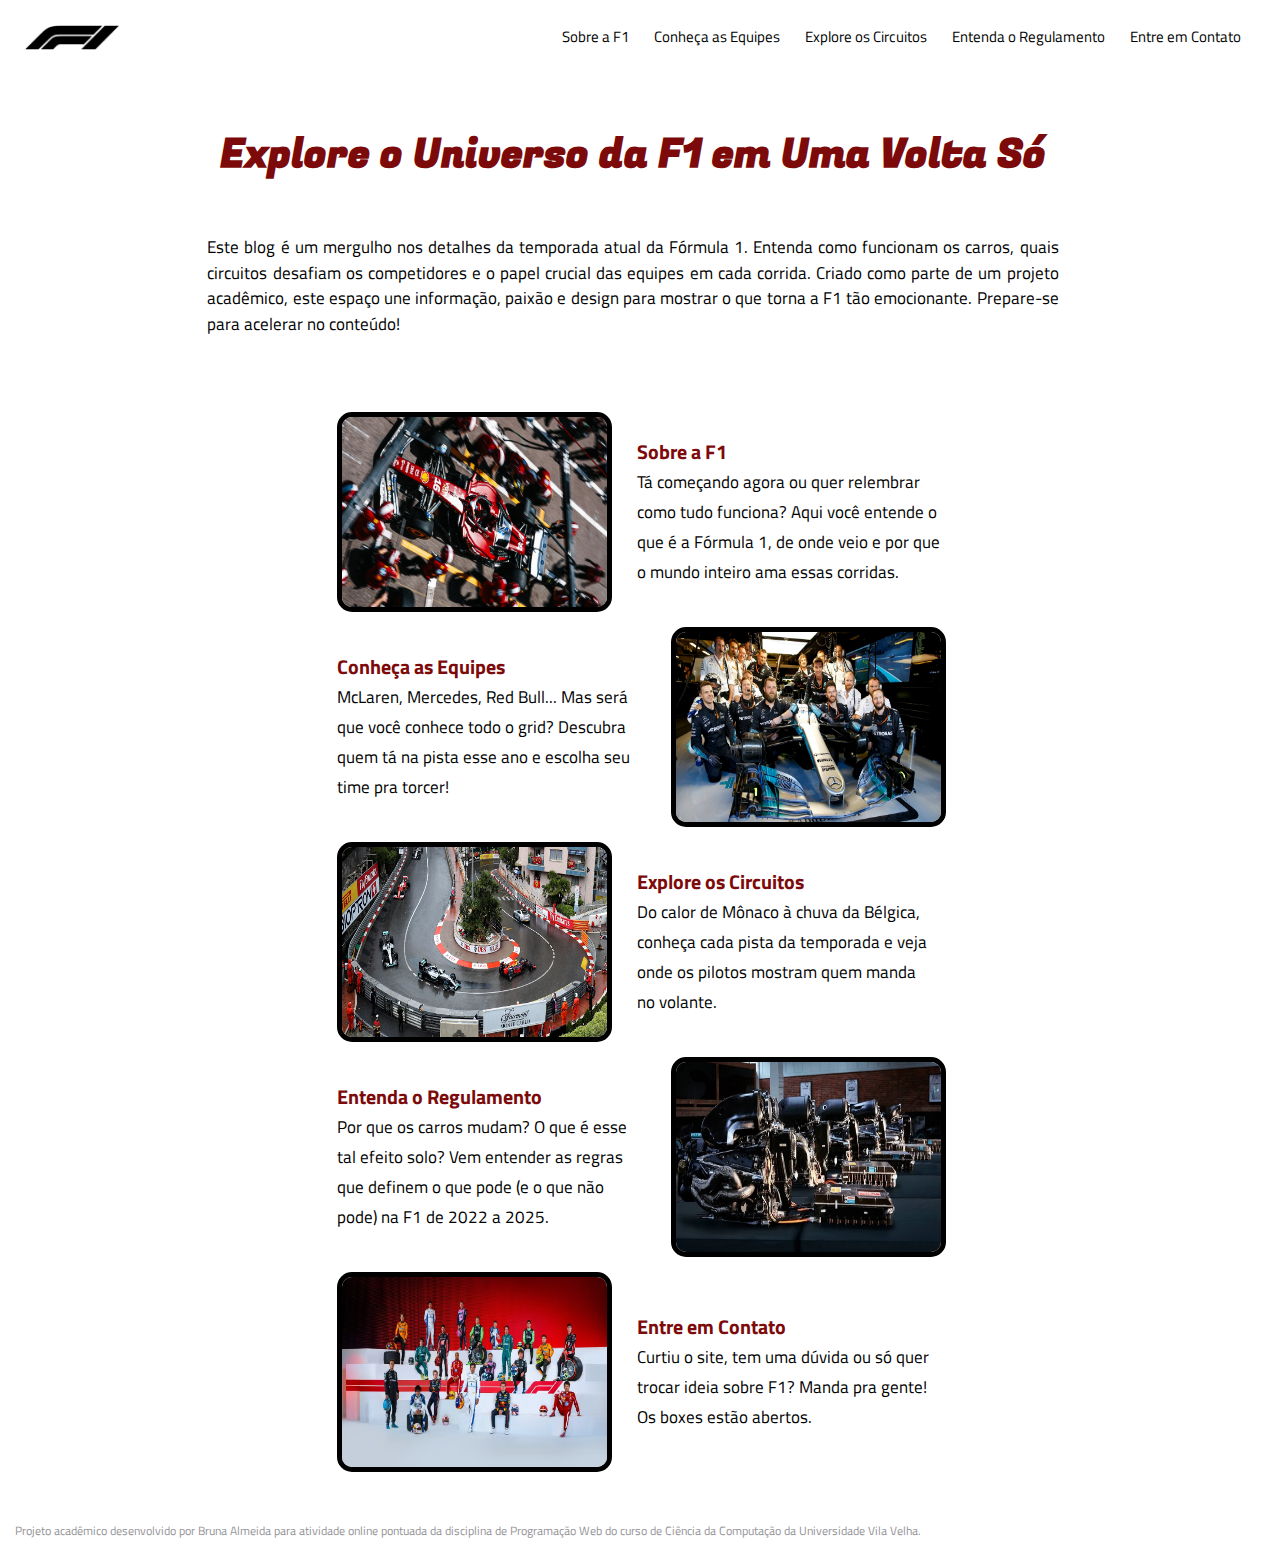
<file: index.html>
<!DOCTYPE html>
<html lang="pt-br">
<head>
    <meta charset="UTF-8">
    <meta name="viewport" content="width=device-width, initial-scale=1.0">
    <title>AOP2 - Programação Web</title>
    <link rel="stylesheet" href="./assets/estilos/reset.css">
    <link rel="stylesheet" href="./assets/estilos/style.css">
</head>
<body>
    <header class="cabecalho">
        <a href="./index.html">
            <img src="./assets/imagens/logo.png" class="logo" alt="logo formula 1">
        </a>
        <ul class="navbar">
            <li>
                <a href="./sobre.html" class="link">Sobre a F1</a>
            </li>
            <li>
                <a href="./equipes.html" class="link">Conheça as Equipes</a>
            </li>
            <li>
                <a href="./circuitos.html" class="link">Explore os Circuitos</a>
            </li>
            <li>
                <a href="./regulamento.html" class="link">Entenda o Regulamento</a>
            </li>
            <li>
                <a href="./contato.html" class="link">Entre em Contato</a>
            </li>
        </ul>
    </header>
    <main class="container-home">
        <section class="info-home">
            <h1>Explore o Universo da F1 em Uma Volta Só</h1>
            <p>Este blog é um mergulho nos detalhes da temporada atual da Fórmula 1. Entenda como funcionam os carros, quais circuitos desafiam os competidores e o papel crucial das equipes em cada corrida. Criado como parte de um projeto acadêmico, este espaço une informação, paixão e design para mostrar o que torna a F1 tão emocionante. Prepare-se para acelerar no conteúdo!</p>
        </section>
        <section class="itens-home">
            <ul>
                <li>
                    <a href="./sobre.html"><img src="./assets/imagens/f1.png" alt="carro da ferrari parando nos box"></a>
                    <div>
                        <h3>Sobre a F1</h3>
                        <p>Tá começando agora ou quer relembrar como tudo funciona? Aqui você entende o que é a Fórmula 1, de onde veio e por que o mundo inteiro ama essas corridas.</p>
                    </div>
                </li>
                <li>
                    <div>
                        <h3>Conheça as Equipes</h3>
                        <p>McLaren, Mercedes, Red Bull... Mas será que você conhece todo o grid? Descubra quem tá na pista esse ano e escolha seu time pra torcer!</p>
                    </div>
                    <a href="./equipes.html"><img src="./assets/imagens/equipe.jpg" alt="equipe da mercedes"></a>
                </li>
                <li>
                    <a href="./circuitos.html"><img src="./assets/imagens/circuito.png" alt="circuito de monaco"></a>
                    <div>
                        <h3>Explore os Circuitos</h3>
                        <p>Do calor de Mônaco à chuva da Bélgica, conheça cada pista da temporada e veja onde os pilotos mostram quem manda no volante.</p>
                    </div>
                </li>
                <li>
                    <div>
                        <h3>Entenda o Regulamento</h3>
                        <p>Por que os carros mudam? O que é esse tal efeito solo? Vem entender as regras que definem o que pode (e o que não pode) na F1 de 2022 a 2025.</p>
                    </div>
                    <a href="./regulamento.html"><img src="./assets/imagens/regulamento.png" alt=""></a>
                    
                </li>
                <li>
                    <a href="./contato.html"><img src="./assets/imagens/contato.avif" alt=""></a>
                    <div>
                        <h3>Entre em Contato</h3>
                        <p>Curtiu o site, tem uma dúvida ou só quer trocar ideia sobre F1? Manda pra gente! Os boxes estão abertos.</p>
                    </div>
                </li>
            </ul>
        </section>
    </main>
    <footer class="rodape">
        <p>Projeto acadêmico desenvolvido por Bruna Almeida para atividade online pontuada da disciplina de Programação Web do curso de Ciência da Computação da Universidade Vila Velha.</p>
    </footer>
</body>
</html>
</file>
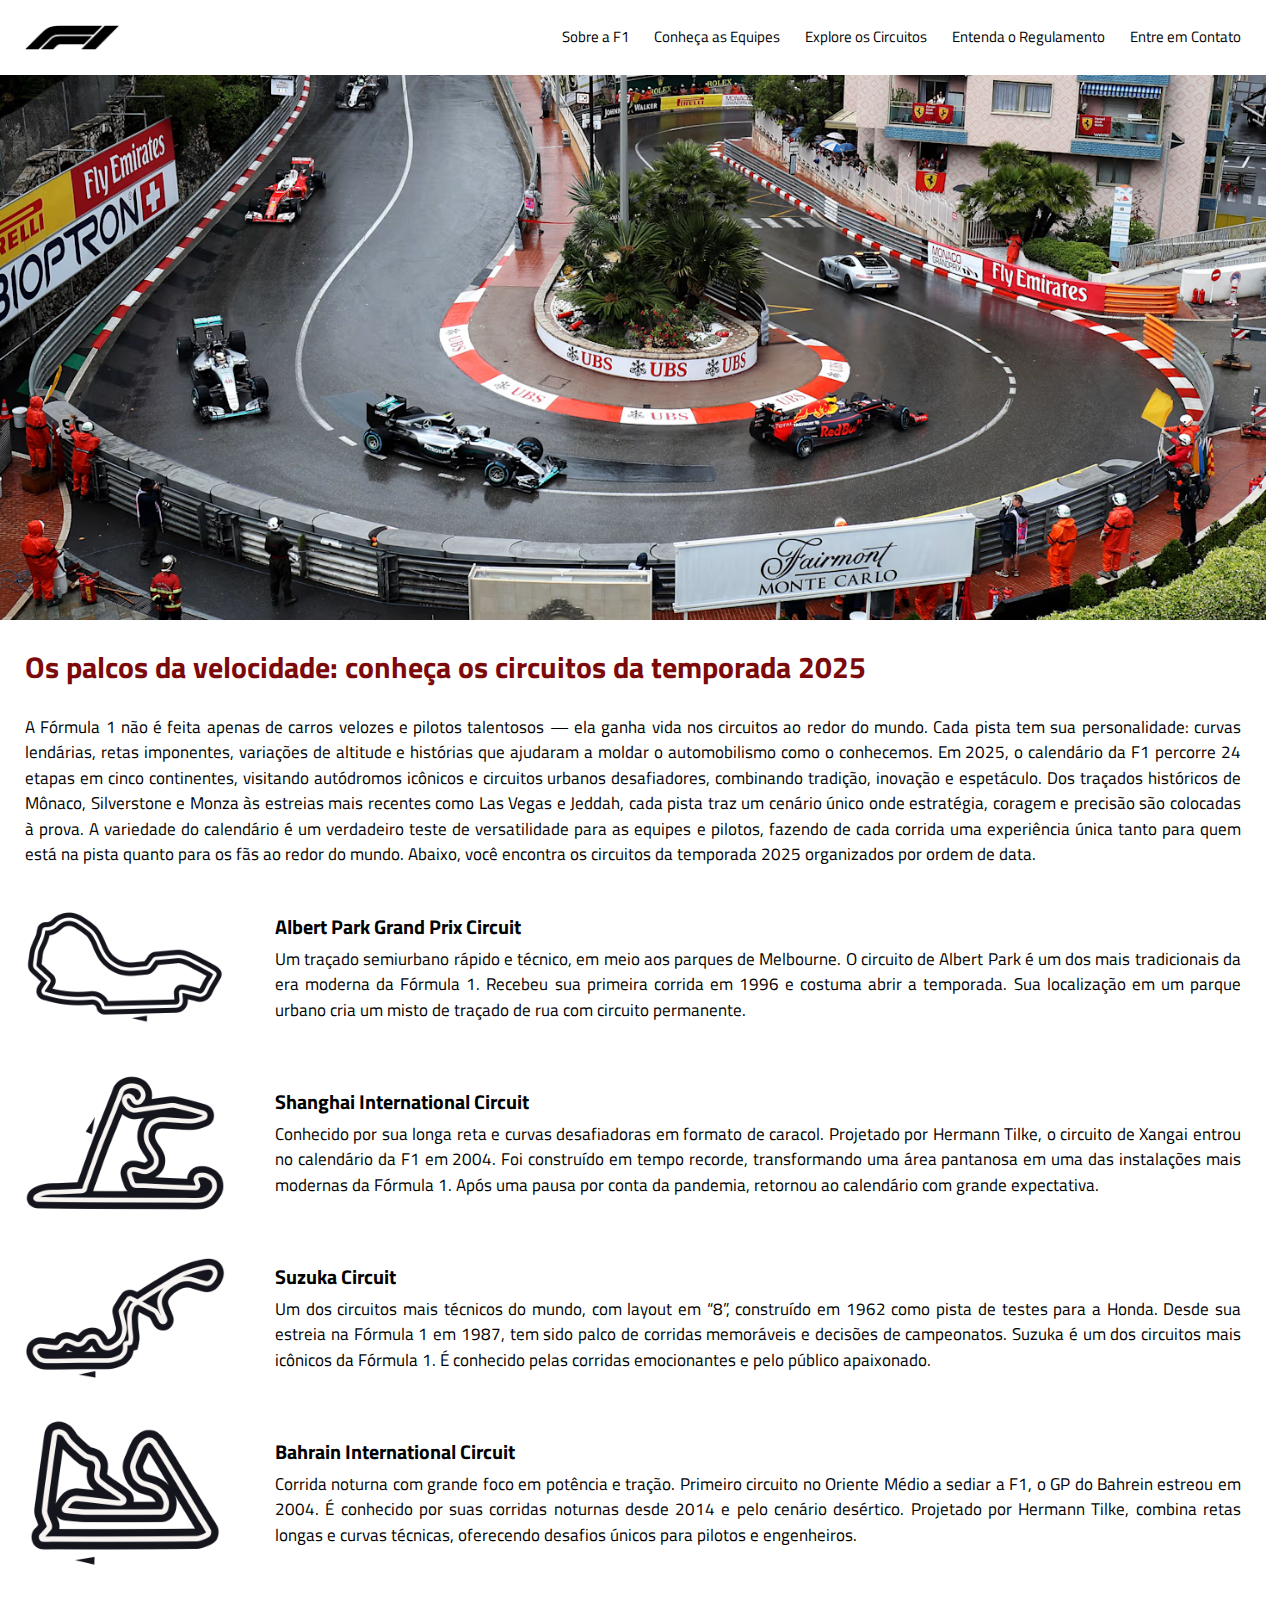
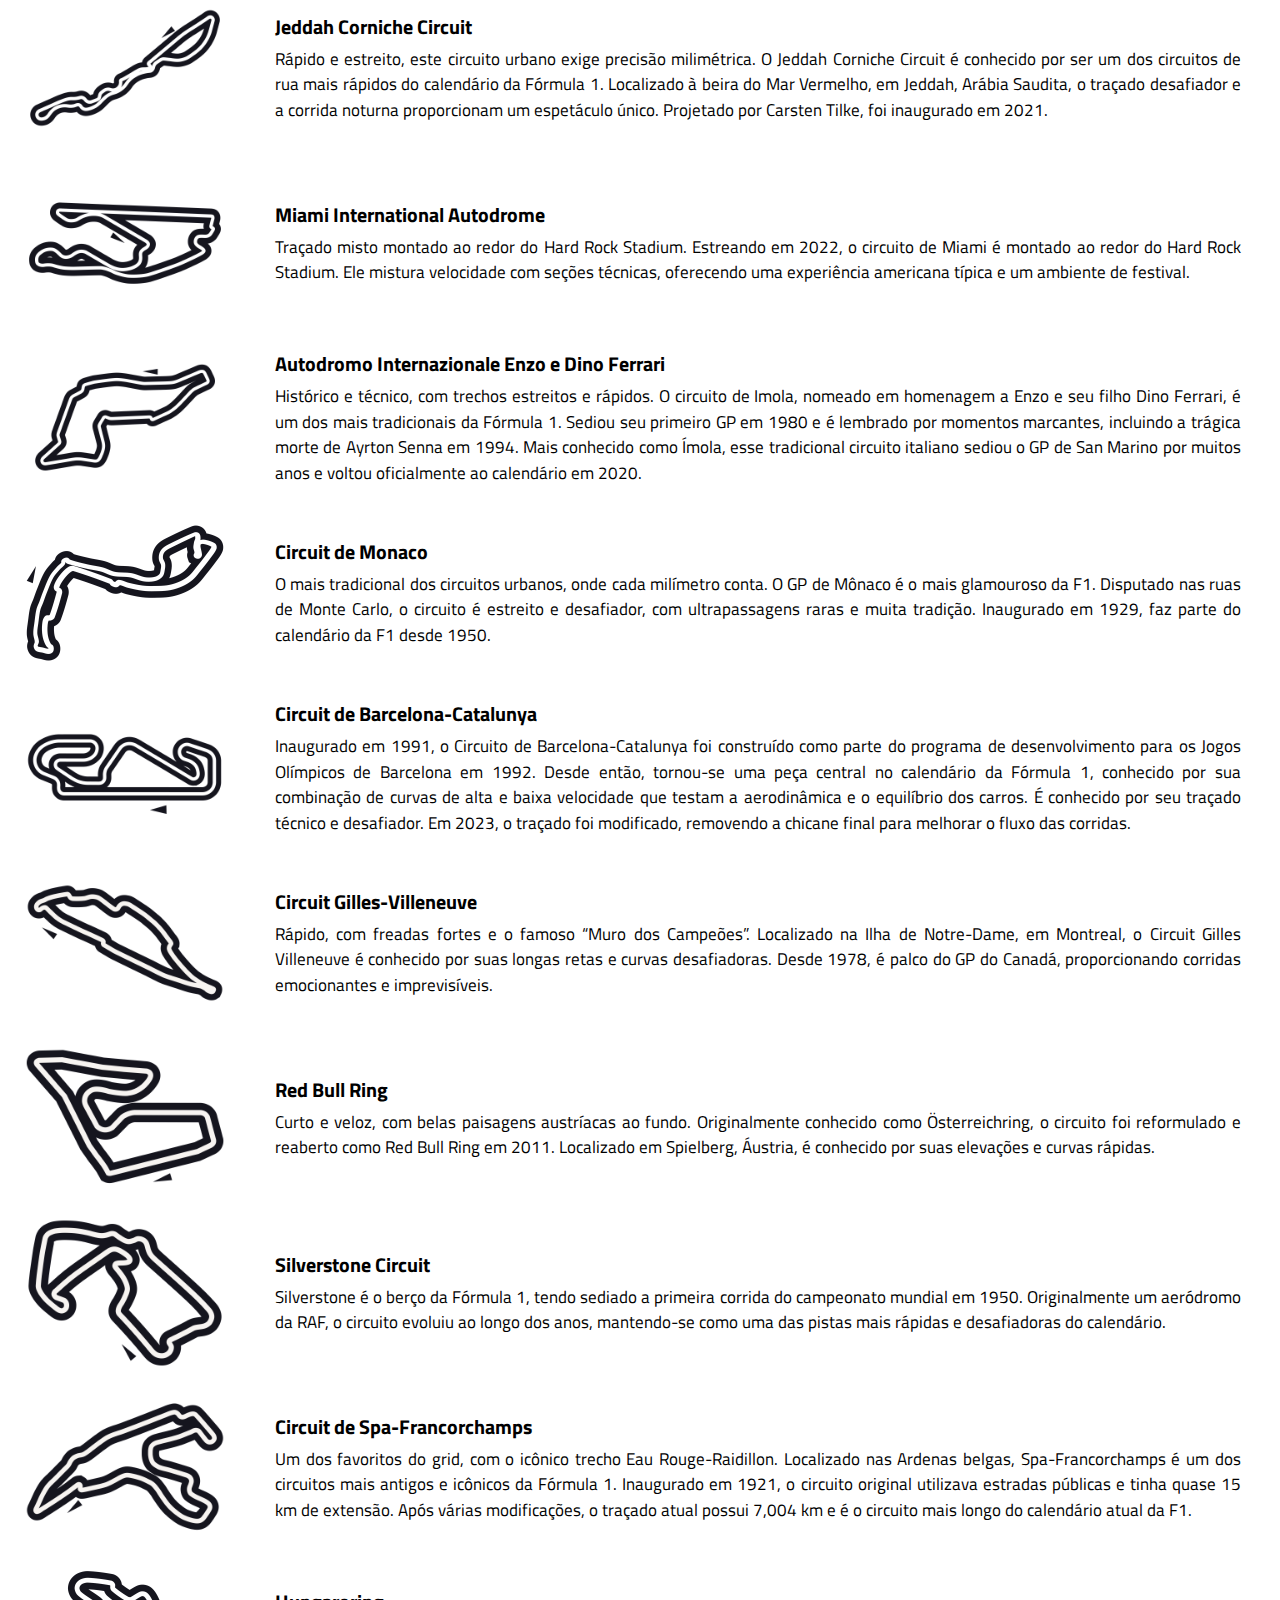
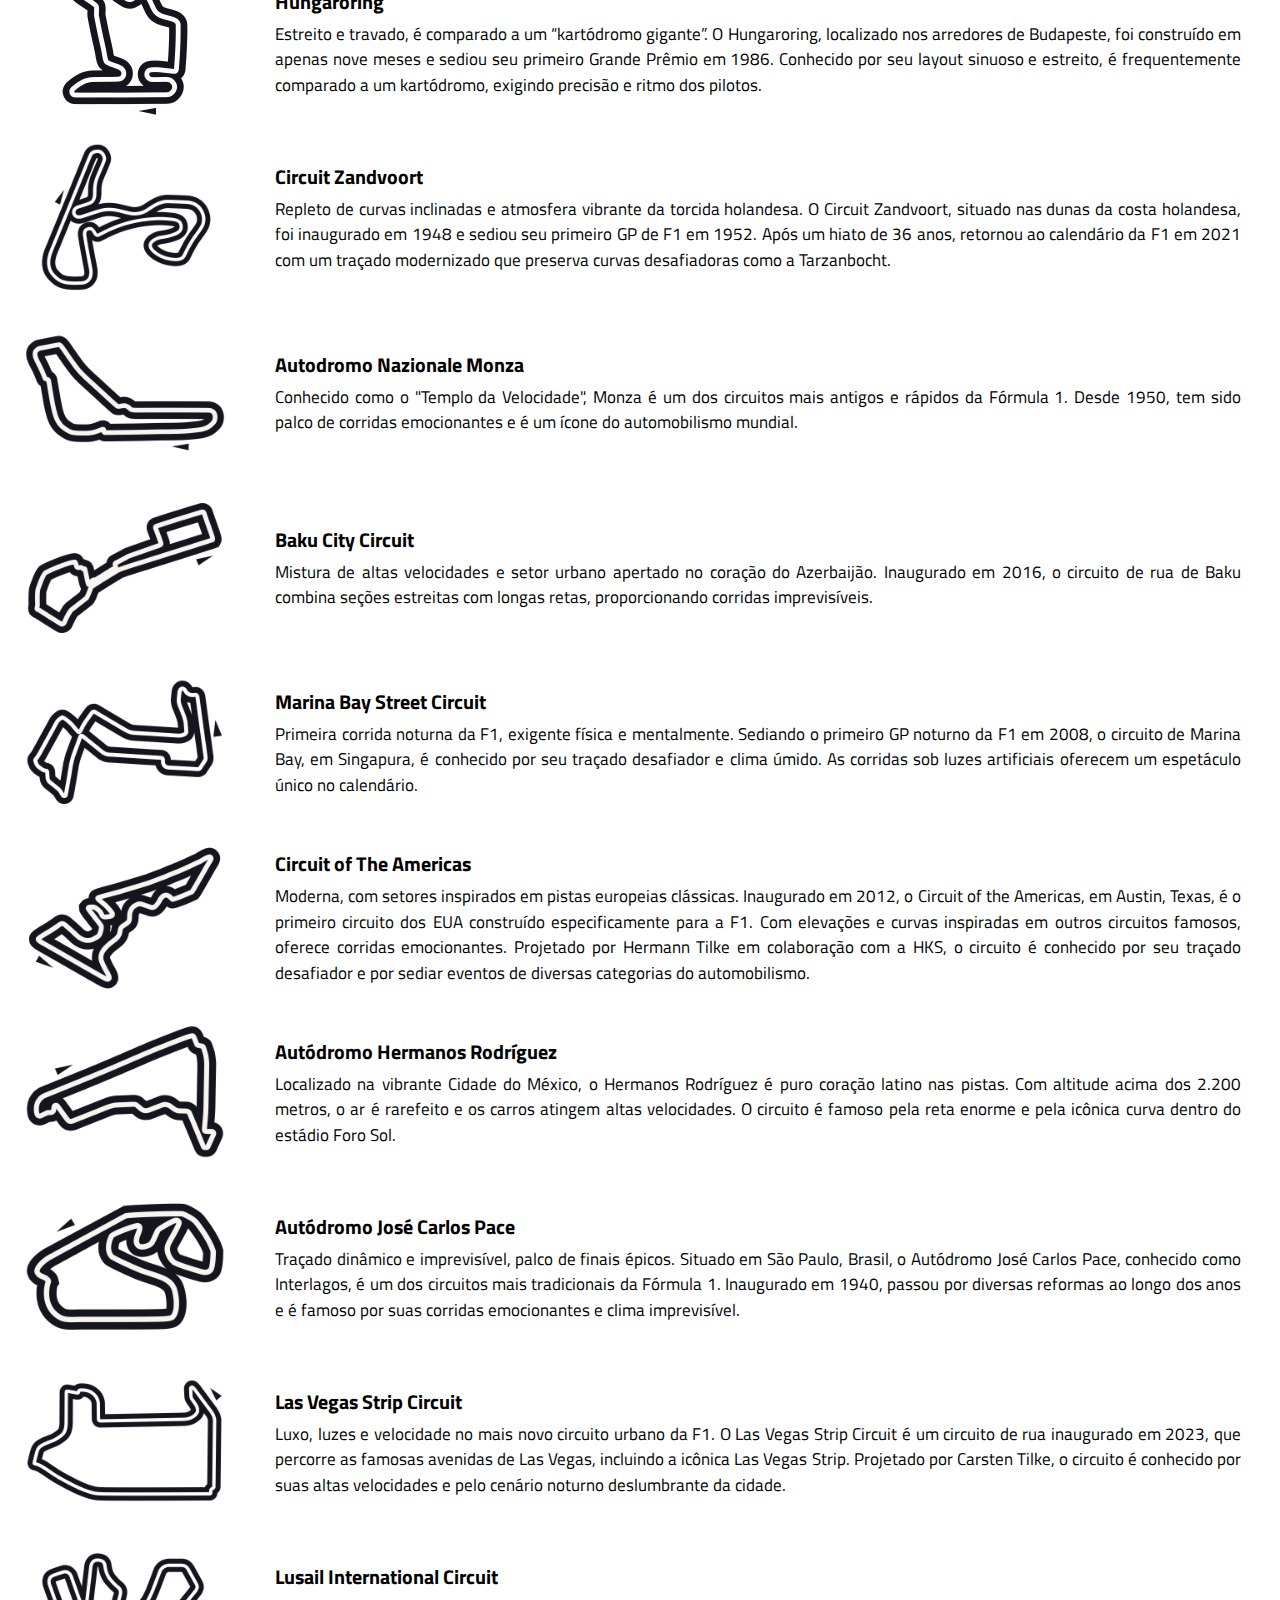
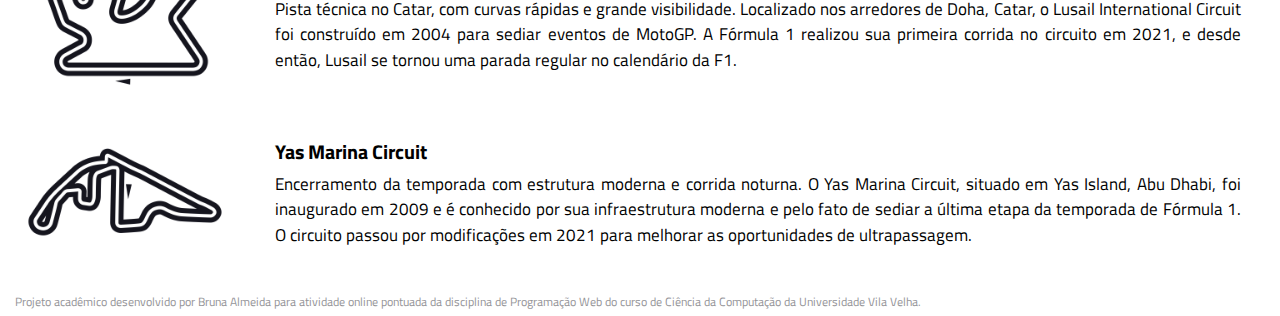
<file: circuitos.html>
<!DOCTYPE html>
<html lang="pt-br">
<head>
    <meta charset="UTF-8">
    <meta name="viewport" content="width=device-width, initial-scale=1.0">
    <title>AOP2 - Programação Web</title>
    <link rel="stylesheet" href="./assets/estilos/reset.css">
    <link rel="stylesheet" href="./assets/estilos/style.css">
</head>
<body>
    <header class="cabecalho">
        <a href="./index.html">
            <img src="./assets/imagens/logo.png" class="logo" alt="logo formula 1">
        </a>
        <ul class="navbar">
            <li>
                <a href="./sobre.html" class="link">Sobre a F1</a>
            </li>
            <li>
                <a href="./equipes.html" class="link">Conheça as Equipes</a>
            </li>
            <li>
                <a href="./circuitos.html" class="link">Explore os Circuitos</a>
            </li>
            <li>
                <a href="./regulamento.html" class="link">Entenda o Regulamento</a>
            </li>
            <li>
                <a href="./contato.html" class="link">Entre em Contato</a>
            </li>
        </ul>
    </header>
    <main class="container-circuitos">
        <img src="./assets/imagens/circuito.png" alt="circuito de monaco">
        <section class="info-circuitos">
            <h2>Os palcos da velocidade: conheça os circuitos da temporada 2025</h2>
            <p>A Fórmula 1 não é feita apenas de carros velozes e pilotos talentosos — ela ganha vida nos circuitos ao redor do mundo. Cada pista tem sua personalidade: curvas lendárias, retas imponentes, variações de altitude e histórias que ajudaram a moldar o automobilismo como o conhecemos. Em 2025, o calendário da F1 percorre 24 etapas em cinco continentes, visitando autódromos icônicos e circuitos urbanos desafiadores, combinando tradição, inovação e espetáculo. Dos traçados históricos de Mônaco, Silverstone e Monza às estreias mais recentes como Las Vegas e Jeddah, cada pista traz um cenário único onde estratégia, coragem e precisão são colocadas à prova. A variedade do calendário é um verdadeiro teste de versatilidade para as equipes e pilotos, fazendo de cada corrida uma experiência única tanto para quem está na pista quanto para os fãs ao redor do mundo. Abaixo, você encontra os circuitos da temporada 2025 organizados por ordem de data.</p>
            <ul>
                <li>
                    <img src="./assets/imagens/australia.png" alt="circuito da australia">
                    <div>
                        <h3>Albert Park Grand Prix Circuit</h3>
                        <p>Um traçado semiurbano rápido e técnico, em meio aos parques de Melbourne. O circuito de Albert Park é um dos mais tradicionais da era moderna da Fórmula 1. Recebeu sua primeira corrida em 1996 e costuma abrir a temporada. Sua localização em um parque urbano cria um misto de traçado de rua com circuito permanente.</p>
                    </div>
                </li>
                <li>
                    <img src="./assets/imagens/china.png" alt="circuito da china">
                    <div>
                        <h3>Shanghai International Circuit</h3>
                        <p>Conhecido por sua longa reta e curvas desafiadoras em formato de caracol. Projetado por Hermann Tilke, o circuito de Xangai entrou no calendário da F1 em 2004. Foi construído em tempo recorde, transformando uma área pantanosa em uma das instalações mais modernas da Fórmula 1. Após uma pausa por conta da pandemia, retornou ao calendário com grande expectativa.</p>
                    </div>
                </li>
                <li>
                    <img src="./assets/imagens/japao.png" alt="circuito do japao">
                    <div>
                        <h3>Suzuka Circuit</h3>
                        <p>Um dos circuitos mais técnicos do mundo, com layout em “8”, construído em 1962 como pista de testes para a Honda. Desde sua estreia na Fórmula 1 em 1987, tem sido palco de corridas memoráveis e decisões de campeonatos. Suzuka é um dos circuitos mais icônicos da Fórmula 1. É conhecido pelas corridas emocionantes e pelo público apaixonado.</p>
                    </div>
                </li>
                <li>
                    <img src="./assets/imagens/bahrein.png" alt="circuito do bahrein">
                    <div>
                        <h3>Bahrain International Circuit</h3>
                        <p>Corrida noturna com grande foco em potência e tração. Primeiro circuito no Oriente Médio a sediar a F1, o GP do Bahrein estreou em 2004. É conhecido por suas corridas noturnas desde 2014 e pelo cenário desértico. Projetado por Hermann Tilke, combina retas longas e curvas técnicas, oferecendo desafios únicos para pilotos e engenheiros.</p>
                    </div>
                </li>
                <li>
                    <img src="./assets/imagens/jeddah.png" alt="circuito de jeddah">
                    <div>
                        <h3>Jeddah Corniche Circuit</h3>
                        <p>Rápido e estreito, este circuito urbano exige precisão milimétrica. O Jeddah Corniche Circuit é conhecido por ser um dos circuitos de rua mais rápidos do calendário da Fórmula 1. Localizado à beira do Mar Vermelho, em Jeddah, Arábia Saudita, o traçado desafiador e a corrida noturna proporcionam um espetáculo único. Projetado por Carsten Tilke, foi inaugurado em 2021.</p>
                    </div>
                </li>
                <li>
                    <img src="./assets/imagens/miami.png" alt="circuito de miami">
                    <div>
                        <h3>Miami International Autodrome</h3>
                        <p>Traçado misto montado ao redor do Hard Rock Stadium. Estreando em 2022, o circuito de Miami é montado ao redor do Hard Rock Stadium. Ele mistura velocidade com seções técnicas, oferecendo uma experiência americana típica e um ambiente de festival.</p>
                    </div>
                </li>
                <li>
                    <img src="./assets/imagens/imola.png" alt="circuito de imola">
                    <div>
                        <h3>Autodromo Internazionale Enzo e Dino Ferrari</h3>
                        <p>Histórico e técnico, com trechos estreitos e rápidos. O circuito de Imola, nomeado em homenagem a Enzo e seu filho Dino Ferrari, é um dos mais tradicionais da Fórmula 1. Sediou seu primeiro GP em 1980 e é lembrado por momentos marcantes, incluindo a trágica morte de Ayrton Senna em 1994. Mais conhecido como Ímola, esse tradicional circuito italiano sediou o GP de San Marino por muitos anos e voltou oficialmente ao calendário em 2020.</p>
                    </div>
                </li>
                <li> 
                    <img src="./assets/imagens/monaco.png" alt="circuito de monaco">
                    <div>
                        <h3>Circuit de Monaco</h3>
                        <p>O mais tradicional dos circuitos urbanos, onde cada milímetro conta. O GP de Mônaco é o mais glamouroso da F1. Disputado nas ruas de Monte Carlo, o circuito é estreito e desafiador, com ultrapassagens raras e muita tradição. Inaugurado em 1929, faz parte do calendário da F1 desde 1950. </p>
                    </div>
                </li>
                <li>
                    <img src="./assets/imagens/espanha.png" alt="circuito da espanha">
                    <div>
                        <h3>Circuit de Barcelona-Catalunya</h3>
                        <p>Inaugurado em 1991, o Circuito de Barcelona-Catalunya foi construído como parte do programa de desenvolvimento para os Jogos Olímpicos de Barcelona em 1992. Desde então, tornou-se uma peça central no calendário da Fórmula 1, conhecido por sua combinação de curvas de alta e baixa velocidade que testam a aerodinâmica e o equilíbrio dos carros. É conhecido por seu traçado técnico e desafiador. Em 2023, o traçado foi modificado, removendo a chicane final para melhorar o fluxo das corridas.</p>
                    </div>
                </li>
                <li>
                    <img src="./assets/imagens/canada.png" alt="circuito do canada">
                    <div>
                        <h3>Circuit Gilles-Villeneuve</h3>
                        <p>Rápido, com freadas fortes e o famoso “Muro dos Campeões”. Localizado na Ilha de Notre-Dame, em Montreal, o Circuit Gilles Villeneuve é conhecido por suas longas retas e curvas desafiadoras. Desde 1978, é palco do GP do Canadá, proporcionando corridas emocionantes e imprevisíveis.</p>
                    </div>
                </li>
                <li>
                    <img src="./assets/imagens/austria.png" alt="circuito da austria">
                    <div>
                        <h3>Red Bull Ring</h3>
                        <p>Curto e veloz, com belas paisagens austríacas ao fundo. Originalmente conhecido como Österreichring, o circuito foi reformulado e reaberto como Red Bull Ring em 2011. Localizado em Spielberg, Áustria, é conhecido por suas elevações e curvas rápidas.</p>
                    </div>
                </li>
                <li>
                    <img src="./assets/imagens/silverstone.png" alt="circuito de silverstone">
                    <div>
                        <h3>Silverstone Circuit</h3>
                        <p>Silverstone é o berço da Fórmula 1, tendo sediado a primeira corrida do campeonato mundial em 1950. Originalmente um aeródromo da RAF, o circuito evoluiu ao longo dos anos, mantendo-se como uma das pistas mais rápidas e desafiadoras do calendário.</p>
                    </div>
                </li>
                <li>
                    <img src="./assets/imagens/spa.png" alt="circuito da belgica">
                    <div>
                        <h3>Circuit de Spa-Francorchamps</h3>
                        <p>Um dos favoritos do grid, com o icônico trecho Eau Rouge-Raidillon. Localizado nas Ardenas belgas, Spa-Francorchamps é um dos circuitos mais antigos e icônicos da Fórmula 1. Inaugurado em 1921, o circuito original utilizava estradas públicas e tinha quase 15 km de extensão. Após várias modificações, o traçado atual possui 7,004 km e é o circuito mais longo do calendário atual da F1.</p>
                    </div>
                </li>
                <li>
                    <img src="./assets/imagens/hungria.png" alt="circuito da hungria">
                    <div>
                        <h3>Hungaroring</h3>
                        <p>Estreito e travado, é comparado a um “kartódromo gigante”. O Hungaroring, localizado nos arredores de Budapeste, foi construído em apenas nove meses e sediou seu primeiro Grande Prêmio em 1986. Conhecido por seu layout sinuoso e estreito, é frequentemente comparado a um kartódromo, exigindo precisão e ritmo dos pilotos.</p>
                    </div>
                </li>
                <li>
                    <img src="./assets/imagens/holanda.png" alt="circuito de zandvoort">
                    <div>
                        <h3>Circuit Zandvoort</h3>
                        <p>Repleto de curvas inclinadas e atmosfera vibrante da torcida holandesa. O Circuit Zandvoort, situado nas dunas da costa holandesa, foi inaugurado em 1948 e sediou seu primeiro GP de F1 em 1952. Após um hiato de 36 anos, retornou ao calendário da F1 em 2021 com um traçado modernizado que preserva curvas desafiadoras como a Tarzanbocht.</p>
                    </div>
                </li>
                <li>
                    <img src="./assets/imagens/monza.png" alt="circuito de monza">
                    <div>
                        <h3>Autodromo Nazionale Monza</h3>
                        <p>Conhecido como o "Templo da Velocidade", Monza é um dos circuitos mais antigos e rápidos da Fórmula 1. Desde 1950, tem sido palco de corridas emocionantes e é um ícone do automobilismo mundial.</p>
                    </div>
                </li>
                <li>
                    <img src="./assets/imagens/baku.png" alt="circuito de baku">
                    <div>
                        <h3>Baku City Circuit</h3>
                        <p>Mistura de altas velocidades e setor urbano apertado no coração do Azerbaijão. Inaugurado em 2016, o circuito de rua de Baku combina seções estreitas com longas retas, proporcionando corridas imprevisíveis.</p>
                    </div>
                </li>
                <li>
                    <img src="./assets/imagens/singapura.png" alt="circuito de singapura">
                    <div>
                        <h3>Marina Bay Street Circuit</h3>
                        <p>Primeira corrida noturna da F1, exigente física e mentalmente. Sediando o primeiro GP noturno da F1 em 2008, o circuito de Marina Bay, em Singapura, é conhecido por seu traçado desafiador e clima úmido. As corridas sob luzes artificiais oferecem um espetáculo único no calendário.</p>
                    </div>
                </li>
                <li>
                    <img src="./assets/imagens/cota.png" alt="circuito das americas">
                    <div>
                        <h3>Circuit of The Americas</h3>
                        <p>Moderna, com setores inspirados em pistas europeias clássicas. Inaugurado em 2012, o Circuit of the Americas, em Austin, Texas, é o primeiro circuito dos EUA construído especificamente para a F1. Com elevações e curvas inspiradas em outros circuitos famosos, oferece corridas emocionantes. Projetado por Hermann Tilke em colaboração com a HKS, o circuito é conhecido por seu traçado desafiador e por sediar eventos de diversas categorias do automobilismo.</p>
                    </div>
                </li>
                <li>
                    <img src="./assets/imagens/mexico.png" alt="circuito do mexico">
                    <div>
                        <h3>Autódromo Hermanos Rodríguez</h3>
                        <p>Localizado na vibrante Cidade do México, o Hermanos Rodríguez é puro coração latino nas pistas. Com altitude acima dos 2.200 metros, o ar é rarefeito e os carros atingem altas velocidades. O circuito é famoso pela reta enorme e pela icônica curva dentro do estádio Foro Sol.</p>
                    </div>
                </li>
                <li>
                    <img src="./assets/imagens/interlagos.png" alt="circuito de interlagos">
                    <div>
                        <h3>Autódromo José Carlos Pace</h3>
                        <p>Traçado dinâmico e imprevisível, palco de finais épicos. Situado em São Paulo, Brasil, o Autódromo José Carlos Pace, conhecido como Interlagos, é um dos circuitos mais tradicionais da Fórmula 1. Inaugurado em 1940, passou por diversas reformas ao longo dos anos e é famoso por suas corridas emocionantes e clima imprevisível.</p>
                    </div>
                </li>
                <li>
                    <img src="./assets/imagens/las vegas.png" alt="circuito de las vegas">
                    <div>
                        <h3>Las Vegas Strip Circuit</h3>
                        <p>Luxo, luzes e velocidade no mais novo circuito urbano da F1. O Las Vegas Strip Circuit é um circuito de rua inaugurado em 2023, que percorre as famosas avenidas de Las Vegas, incluindo a icônica Las Vegas Strip. Projetado por Carsten Tilke, o circuito é conhecido por suas altas velocidades e pelo cenário noturno deslumbrante da cidade.</p>
                    </div>
                </li>
                <li>
                    <img src="./assets/imagens/lusail.png" alt="circuito de lusail">
                    <div>
                        <h3>Lusail International Circuit</h3>
                        <p>Pista técnica no Catar, com curvas rápidas e grande visibilidade. Localizado nos arredores de Doha, Catar, o Lusail International Circuit foi construído em 2004 para sediar eventos de MotoGP. A Fórmula 1 realizou sua primeira corrida no circuito em 2021, e desde então, Lusail se tornou uma parada regular no calendário da F1.</p>
                    </div>
                </li>
                <li>
                    <img src="./assets/imagens/abu dhabi.png" alt="circuito de abu dhabi">
                    <div>
                        <h3>Yas Marina Circuit</h3>
                        <p>Encerramento da temporada com estrutura moderna e corrida noturna. O Yas Marina Circuit, situado em Yas Island, Abu Dhabi, foi inaugurado em 2009 e é conhecido por sua infraestrutura moderna e pelo fato de sediar a última etapa da temporada de Fórmula 1. O circuito passou por modificações em 2021 para melhorar as oportunidades de ultrapassagem.</p>
                    </div>
                </li>
            </ul>
        </section>
    </main>
    <footer class="rodape">
        <p>Projeto acadêmico desenvolvido por Bruna Almeida para atividade online pontuada da disciplina de Programação Web do curso de Ciência da Computação da Universidade Vila Velha.</p>
    </footer>
</body>
</html>
</file>
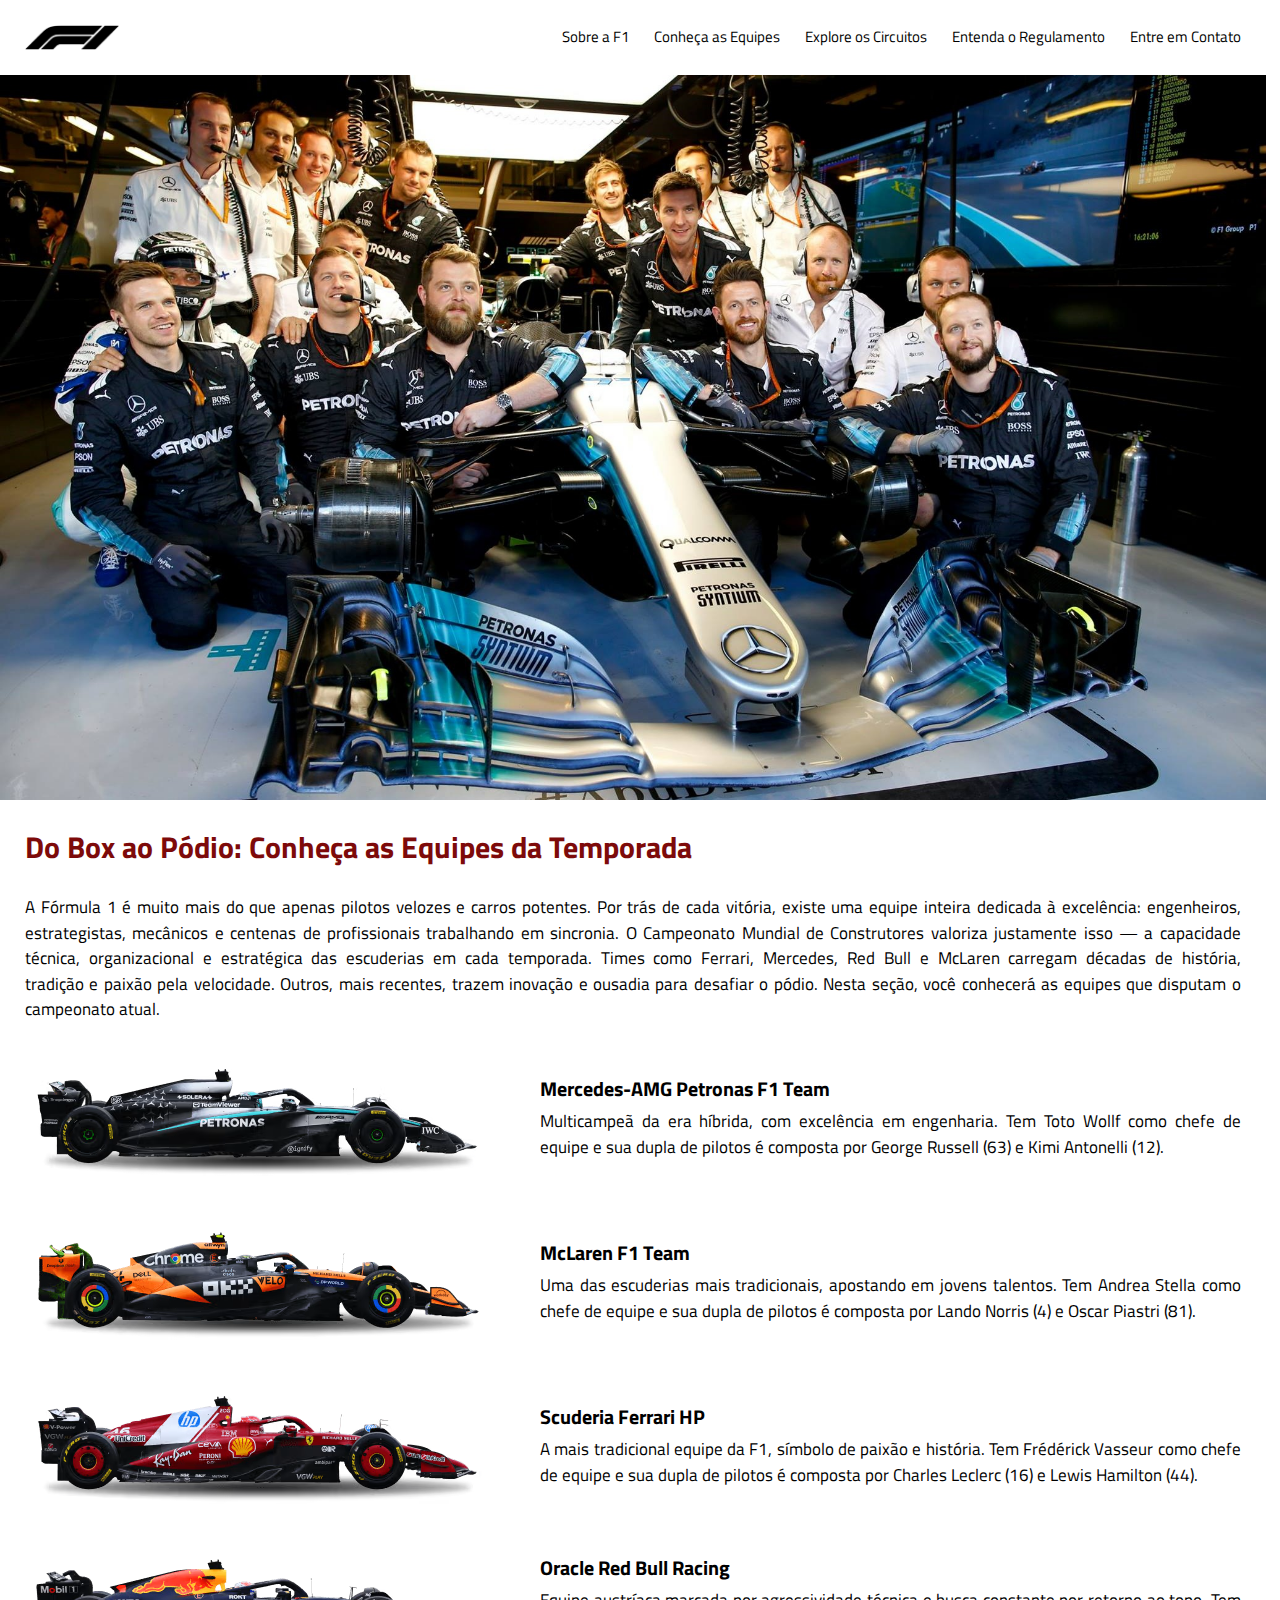
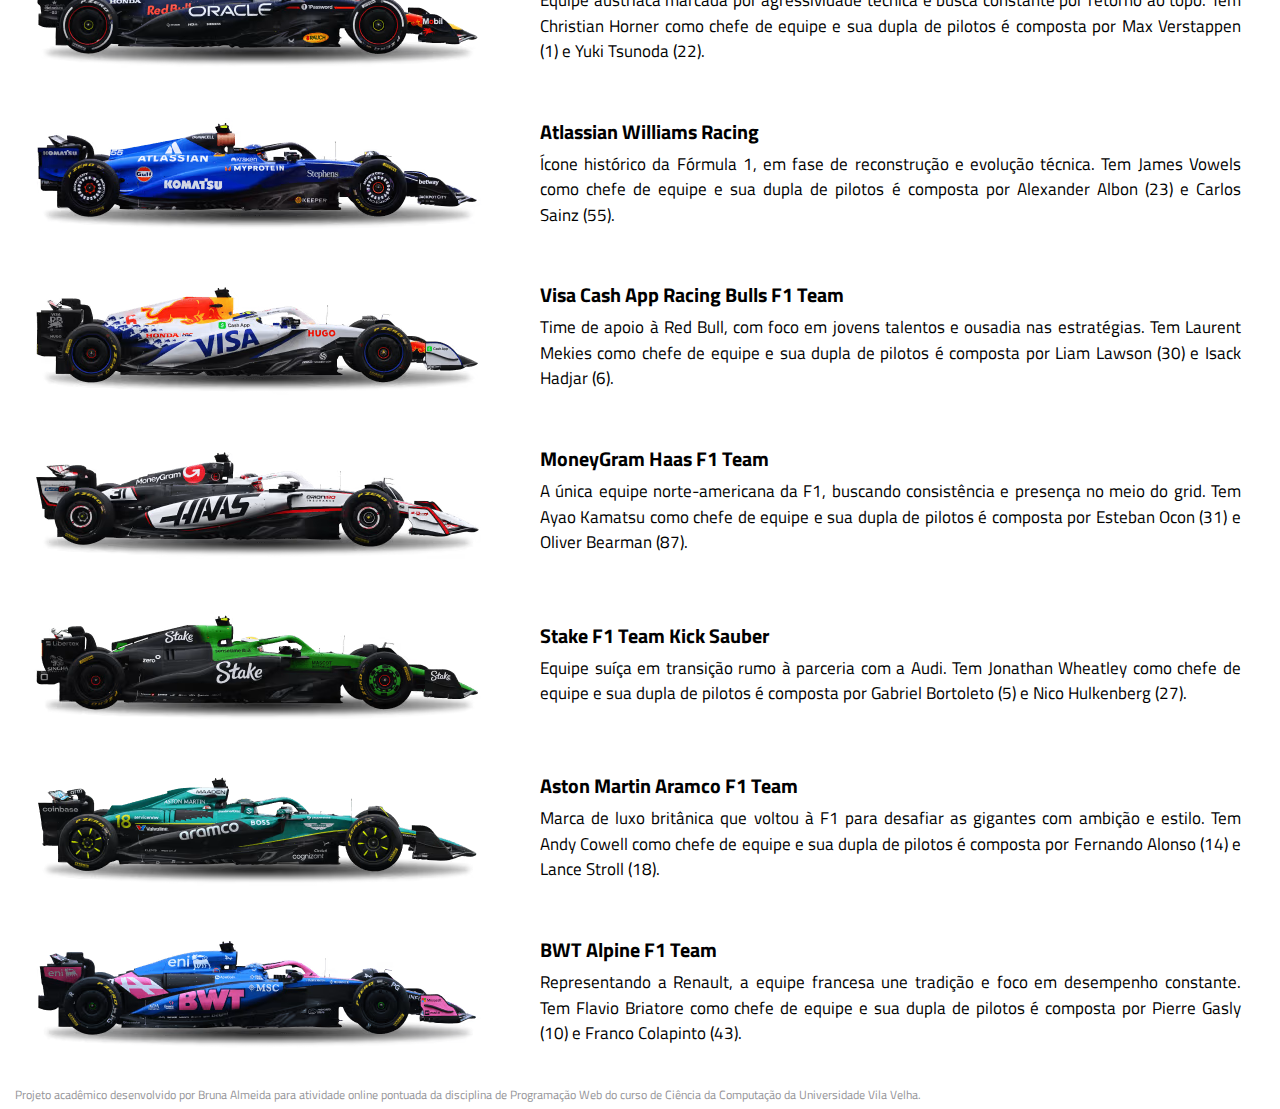
<file: equipes.html>
<!DOCTYPE html>
<html lang="pt-br">
<head>
    <meta charset="UTF-8">
    <meta name="viewport" content="width=device-width, initial-scale=1.0">
    <title>AOP2 - Programação Web</title>
    <link rel="stylesheet" href="./assets/estilos/reset.css">
    <link rel="stylesheet" href="./assets/estilos/style.css">
</head>
<body>
    <header class="cabecalho">
        <a href="./index.html">
            <img src="./assets/imagens/logo.png" class="logo" alt="logo formula 1">
        </a>
        <ul class="navbar">
            <li>
                <a href="./sobre.html" class="link">Sobre a F1</a>
            </li>
            <li>
                <a href="./equipes.html" class="link">Conheça as Equipes</a>
            </li>
            <li>
                <a href="./circuitos.html" class="link">Explore os Circuitos</a>
            </li>
            <li>
                <a href="./regulamento.html" class="link">Entenda o Regulamento</a>
            </li>
            <li>
                <a href="./contato.html" class="link">Entre em Contato</a>
            </li>
        </ul>
    </header>
    <main class="container-equipes">
        <img src="./assets/imagens/equipe.jpg" alt="mequipe da mercedes">
        <section class="info-equipes">
            <h2>Do Box ao Pódio: Conheça as Equipes da Temporada</h2>
            <p>A Fórmula 1 é muito mais do que apenas pilotos velozes e carros potentes. Por trás de cada vitória, existe uma equipe inteira dedicada à excelência: engenheiros, estrategistas, mecânicos e centenas de profissionais trabalhando em sincronia. O Campeonato Mundial de Construtores valoriza justamente isso — a capacidade técnica, organizacional e estratégica das escuderias em cada temporada. Times como Ferrari, Mercedes, Red Bull e McLaren carregam décadas de história, tradição e paixão pela velocidade. Outros, mais recentes, trazem inovação e ousadia para desafiar o pódio. Nesta seção, você conhecerá as equipes que disputam o campeonato atual.</p>
            <ul>
                <li>
                    <img src="./assets/imagens/mercedes carro.avif" alt="carro da mercedes">
                    <div>
                        <h3>Mercedes-AMG Petronas F1 Team</h3>
                        <p>Multicampeã da era híbrida, com excelência em engenharia. Tem Toto Wollf como chefe de equipe e sua dupla de pilotos é composta por George Russell (63) e Kimi Antonelli (12).</p>
                    </div>
                </li>
                <li>
                    <img src="./assets/imagens/mclaren carro.avif" alt="carro da mclaren">
                    <div>
                        <h3>McLaren F1 Team</h3>
                        <p>Uma das escuderias mais tradicionais, apostando em jovens talentos. Tem Andrea Stella como chefe de equipe e sua dupla de pilotos é composta por Lando Norris (4) e Oscar Piastri (81).</p>
                    </div>
                </li>
                <li>
                    <img src="./assets/imagens/ferrari carro.avif" alt="carro da ferrari">
                    <div>
                        <h3>Scuderia Ferrari HP</h3>
                        <p>A mais tradicional equipe da F1, símbolo de paixão e história. Tem Frédérick Vasseur como chefe de equipe e sua dupla de pilotos é composta por Charles Leclerc (16) e Lewis Hamilton (44).</p>
                    </div>
                </li>
                <li>
                    <img src="./assets/imagens/red bull racing carro.avif" alt="carro da red bull">
                    <div> 
                        <h3>Oracle Red Bull Racing</h3>
                        <p>Equipe austríaca marcada por agressividade técnica e busca constante por retorno ao topo. Tem Christian Horner como chefe de equipe e sua dupla de pilotos é composta por Max Verstappen (1) e Yuki Tsunoda (22).</p>
                    </div>
                </li>
                <li>
                    <img src="./assets/imagens/williams carro.avif" alt="carro da williams">
                    <div>
                        <h3>Atlassian Williams Racing</h3>
                        <p>Ícone histórico da Fórmula 1, em fase de reconstrução e evolução técnica. Tem James Vowels como chefe de equipe e sua dupla de pilotos é composta por Alexander Albon (23) e Carlos Sainz (55).</p>
                    </div>
                </li>
                <li>
                    <img src="./assets/imagens/racing bulls carro.avif" alt="carro da racing bulls">
                    <div>
                        <h3>Visa Cash App Racing Bulls F1 Team</h3>
                        <p>Time de apoio à Red Bull, com foco em jovens talentos e ousadia nas estratégias. Tem Laurent Mekies como chefe de equipe e sua dupla de pilotos é composta por Liam Lawson (30) e Isack Hadjar (6).</p>
                    </div>
                </li>
                <li>
                    <img src="./assets/imagens/haas carro.avif" alt="carro da haas">
                    <div>
                        <h3>MoneyGram Haas F1 Team</h3>
                        <p>A única equipe norte-americana da F1, buscando consistência e presença no meio do grid. Tem Ayao Kamatsu como chefe de equipe e sua dupla de pilotos é composta por Esteban Ocon (31) e Oliver Bearman (87).</p>
                    </div>
                </li>
                <li>
                    <img src="./assets/imagens/kick sauber carro.avif" alt="carro da sauber">
                    <div>
                        <h3>Stake F1 Team Kick Sauber</h3>
                        <p>Equipe suíça em transição rumo à parceria com a Audi. Tem Jonathan Wheatley como chefe de equipe e sua dupla de pilotos é composta por Gabriel Bortoleto (5) e Nico Hulkenberg (27).</p>
                    </div>
                </li>
                <li>
                    <img src="./assets/imagens/aston martin carro.avif" alt="carro da aston martin">
                    <div>
                        <h3>Aston Martin Aramco F1 Team</h3>
                        <p>Marca de luxo britânica que voltou à F1 para desafiar as gigantes com ambição e estilo. Tem Andy Cowell como chefe de equipe e sua dupla de pilotos é composta por Fernando Alonso (14) e Lance Stroll (18).</p>
                    </div>
                </li>
                <li>
                    <img src="./assets/imagens/alpine carro.avif" alt="carro da alpine">
                    <div>
                        <h3>BWT Alpine F1 Team</h3>
                        <p>Representando a Renault, a equipe francesa une tradição e foco em desempenho constante. Tem Flavio Briatore como chefe de equipe e sua dupla de pilotos é composta por Pierre Gasly (10) e Franco Colapinto (43).</p>
                    </div>
                </li>
            </ul>
        </section> 
    </main>
    <footer class="rodape">
        <p>Projeto acadêmico desenvolvido por Bruna Almeida para atividade online pontuada da disciplina de Programação Web do curso de Ciência da Computação da Universidade Vila Velha.</p>
    </footer>
</body>
</html>
</file>
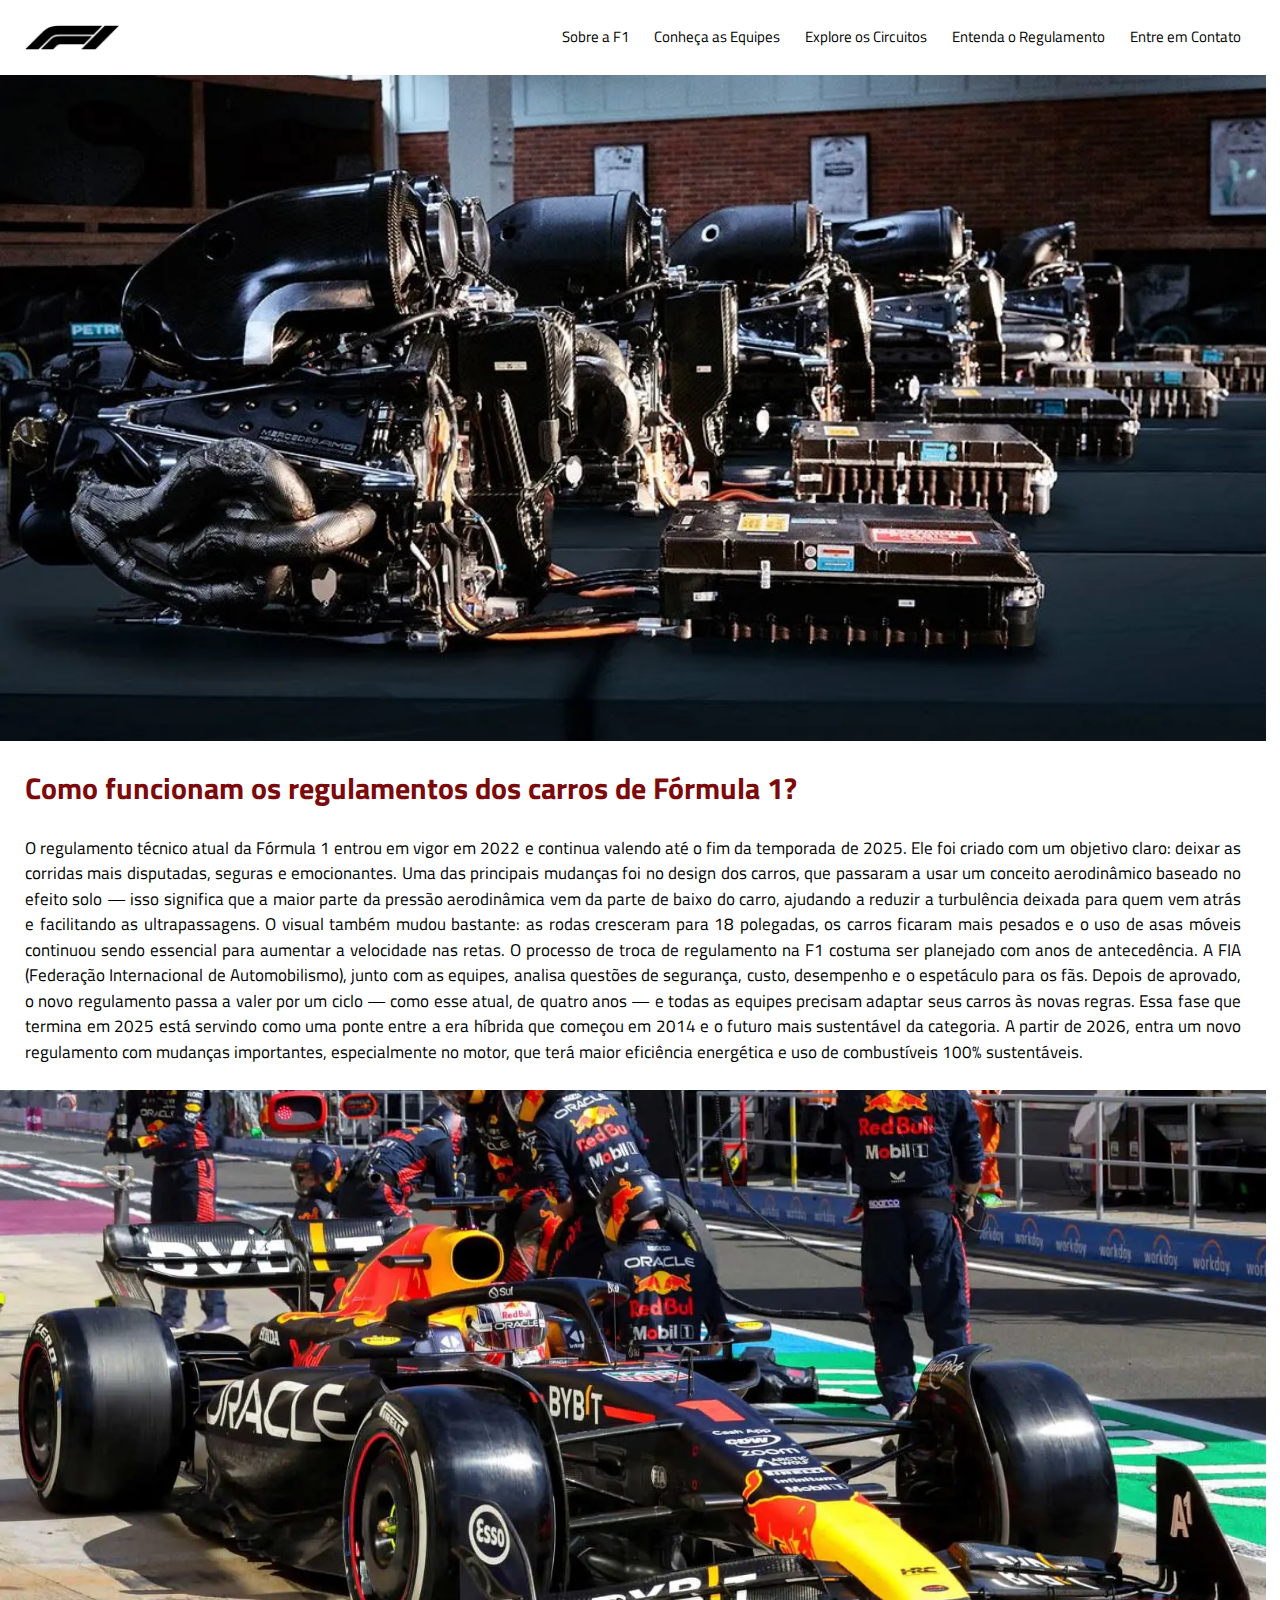
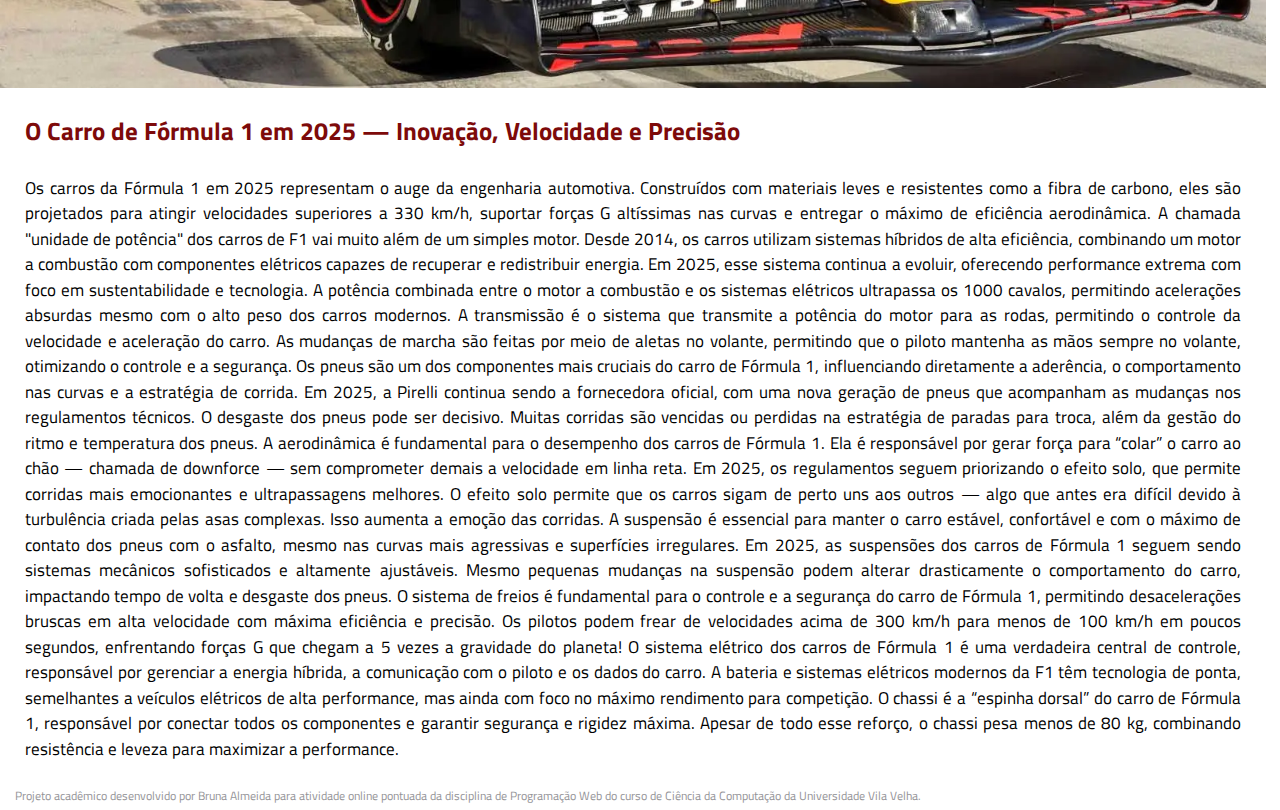
<file: regulamento.html>
<!DOCTYPE html>
<html lang="pt-br">
<head>
    <meta charset="UTF-8">
    <meta name="viewport" content="width=device-width, initial-scale=1.0">
    <title>AOP2 - Programação Web</title>
    <link rel="stylesheet" href="./assets/estilos/reset.css">
    <link rel="stylesheet" href="./assets/estilos/style.css">
</head>
<body>
    <header class="cabecalho">
        <a href="./index.html">
            <img src="./assets/imagens/logo.png" class="logo" alt="logo formula 1">
        </a>
        <ul class="navbar">
            <li>
                <a href="./sobre.html" class="link">Sobre a F1</a>
            </li>
            <li>
                <a href="./equipes.html" class="link">Conheça as Equipes</a>
            </li>
            <li>
                <a href="./circuitos.html" class="link">Explore os Circuitos</a>
            </li>
            <li>
                <a href="./regulamento.html" class="link">Entenda o Regulamento</a>
            </li>
            <li>
                <a href="./contato.html" class="link">Entre em Contato</a>
            </li>
        </ul>
    </header>
    <main class="container-regulamento">
        <img src="./assets/imagens/regulamento.png" alt="motores mercedes em desenvolvimento">
        <section class="info-regulamento">
            <h2>Como funcionam os regulamentos dos carros de Fórmula 1?</h2>
            <p>O regulamento técnico atual da Fórmula 1 entrou em vigor em 2022 e continua valendo até o fim da temporada de 2025. Ele foi criado com um objetivo claro: deixar as corridas mais disputadas, seguras e emocionantes. Uma das principais mudanças foi no design dos carros, que passaram a usar um conceito aerodinâmico baseado no efeito solo — isso significa que a maior parte da pressão aerodinâmica vem da parte de baixo do carro, ajudando a reduzir a turbulência deixada para quem vem atrás e facilitando as ultrapassagens. O visual também mudou bastante: as rodas cresceram para 18 polegadas, os carros ficaram mais pesados e o uso de asas móveis continuou sendo essencial para aumentar a velocidade nas retas. O processo de troca de regulamento na F1 costuma ser planejado com anos de antecedência. A FIA (Federação Internacional de Automobilismo), junto com as equipes, analisa questões de segurança, custo, desempenho e o espetáculo para os fãs. Depois de aprovado, o novo regulamento passa a valer por um ciclo — como esse atual, de quatro anos — e todas as equipes precisam adaptar seus carros às novas regras. Essa fase que termina em 2025 está servindo como uma ponte entre a era híbrida que começou em 2014 e o futuro mais sustentável da categoria. A partir de 2026, entra um novo regulamento com mudanças importantes, especialmente no motor, que terá maior eficiência energética e uso de combustíveis 100% sustentáveis.</p>
        </section>
        <img src="./assets/imagens/carro.png" alt="carro da red bull">
        <section class="info-regulamento">
            <h3>O Carro de Fórmula 1 em 2025 — Inovação, Velocidade e Precisão</h3>
            <p>Os carros da Fórmula 1 em 2025 representam o auge da engenharia automotiva. Construídos com materiais leves e resistentes como a fibra de carbono, eles são projetados para atingir velocidades superiores a 330 km/h, suportar forças G altíssimas nas curvas e entregar o máximo de eficiência aerodinâmica. A chamada "unidade de potência" dos carros de F1 vai muito além de um simples motor. Desde 2014, os carros utilizam sistemas híbridos de alta eficiência, combinando um motor a combustão com componentes elétricos capazes de recuperar e redistribuir energia. Em 2025, esse sistema continua a evoluir, oferecendo performance extrema com foco em sustentabilidade e tecnologia. A potência combinada entre o motor a combustão e os sistemas elétricos ultrapassa os 1000 cavalos, permitindo acelerações absurdas mesmo com o alto peso dos carros modernos. A transmissão é o sistema que transmite a potência do motor para as rodas, permitindo o controle da velocidade e aceleração do carro. As mudanças de marcha são feitas por meio de aletas no volante, permitindo que o piloto mantenha as mãos sempre no volante, otimizando o controle e a segurança. Os pneus são um dos componentes mais cruciais do carro de Fórmula 1, influenciando diretamente a aderência, o comportamento nas curvas e a estratégia de corrida. Em 2025, a Pirelli continua sendo a fornecedora oficial, com uma nova geração de pneus que acompanham as mudanças nos regulamentos técnicos. O desgaste dos pneus pode ser decisivo. Muitas corridas são vencidas ou perdidas na estratégia de paradas para troca, além da gestão do ritmo e temperatura dos pneus. A aerodinâmica é fundamental para o desempenho dos carros de Fórmula 1. Ela é responsável por gerar força para “colar” o carro ao chão — chamada de downforce — sem comprometer demais a velocidade em linha reta. Em 2025, os regulamentos seguem priorizando o efeito solo, que permite corridas mais emocionantes e ultrapassagens melhores. O efeito solo permite que os carros sigam de perto uns aos outros — algo que antes era difícil devido à turbulência criada pelas asas complexas. Isso aumenta a emoção das corridas. A suspensão é essencial para manter o carro estável, confortável e com o máximo de contato dos pneus com o asfalto, mesmo nas curvas mais agressivas e superfícies irregulares. Em 2025, as suspensões dos carros de Fórmula 1 seguem sendo sistemas mecânicos sofisticados e altamente ajustáveis. Mesmo pequenas mudanças na suspensão podem alterar drasticamente o comportamento do carro, impactando tempo de volta e desgaste dos pneus. O sistema de freios é fundamental para o controle e a segurança do carro de Fórmula 1, permitindo desacelerações bruscas em alta velocidade com máxima eficiência e precisão. Os pilotos podem frear de velocidades acima de 300 km/h para menos de 100 km/h em poucos segundos, enfrentando forças G que chegam a 5 vezes a gravidade do planeta! O sistema elétrico dos carros de Fórmula 1 é uma verdadeira central de controle, responsável por gerenciar a energia híbrida, a comunicação com o piloto e os dados do carro. A bateria e sistemas elétricos modernos da F1 têm tecnologia de ponta, semelhantes a veículos elétricos de alta performance, mas ainda com foco no máximo rendimento para competição. O chassi é a “espinha dorsal” do carro de Fórmula 1, responsável por conectar todos os componentes e garantir segurança e rigidez máxima. Apesar de todo esse reforço, o chassi pesa menos de 80 kg, combinando resistência e leveza para maximizar a performance.</p>
        </section>
    </main>
    <footer class="rodape">
        <p>Projeto acadêmico desenvolvido por Bruna Almeida para atividade online pontuada da disciplina de Programação Web do curso de Ciência da Computação da Universidade Vila Velha.</p>
    </footer>
</body>
</html>
</file>
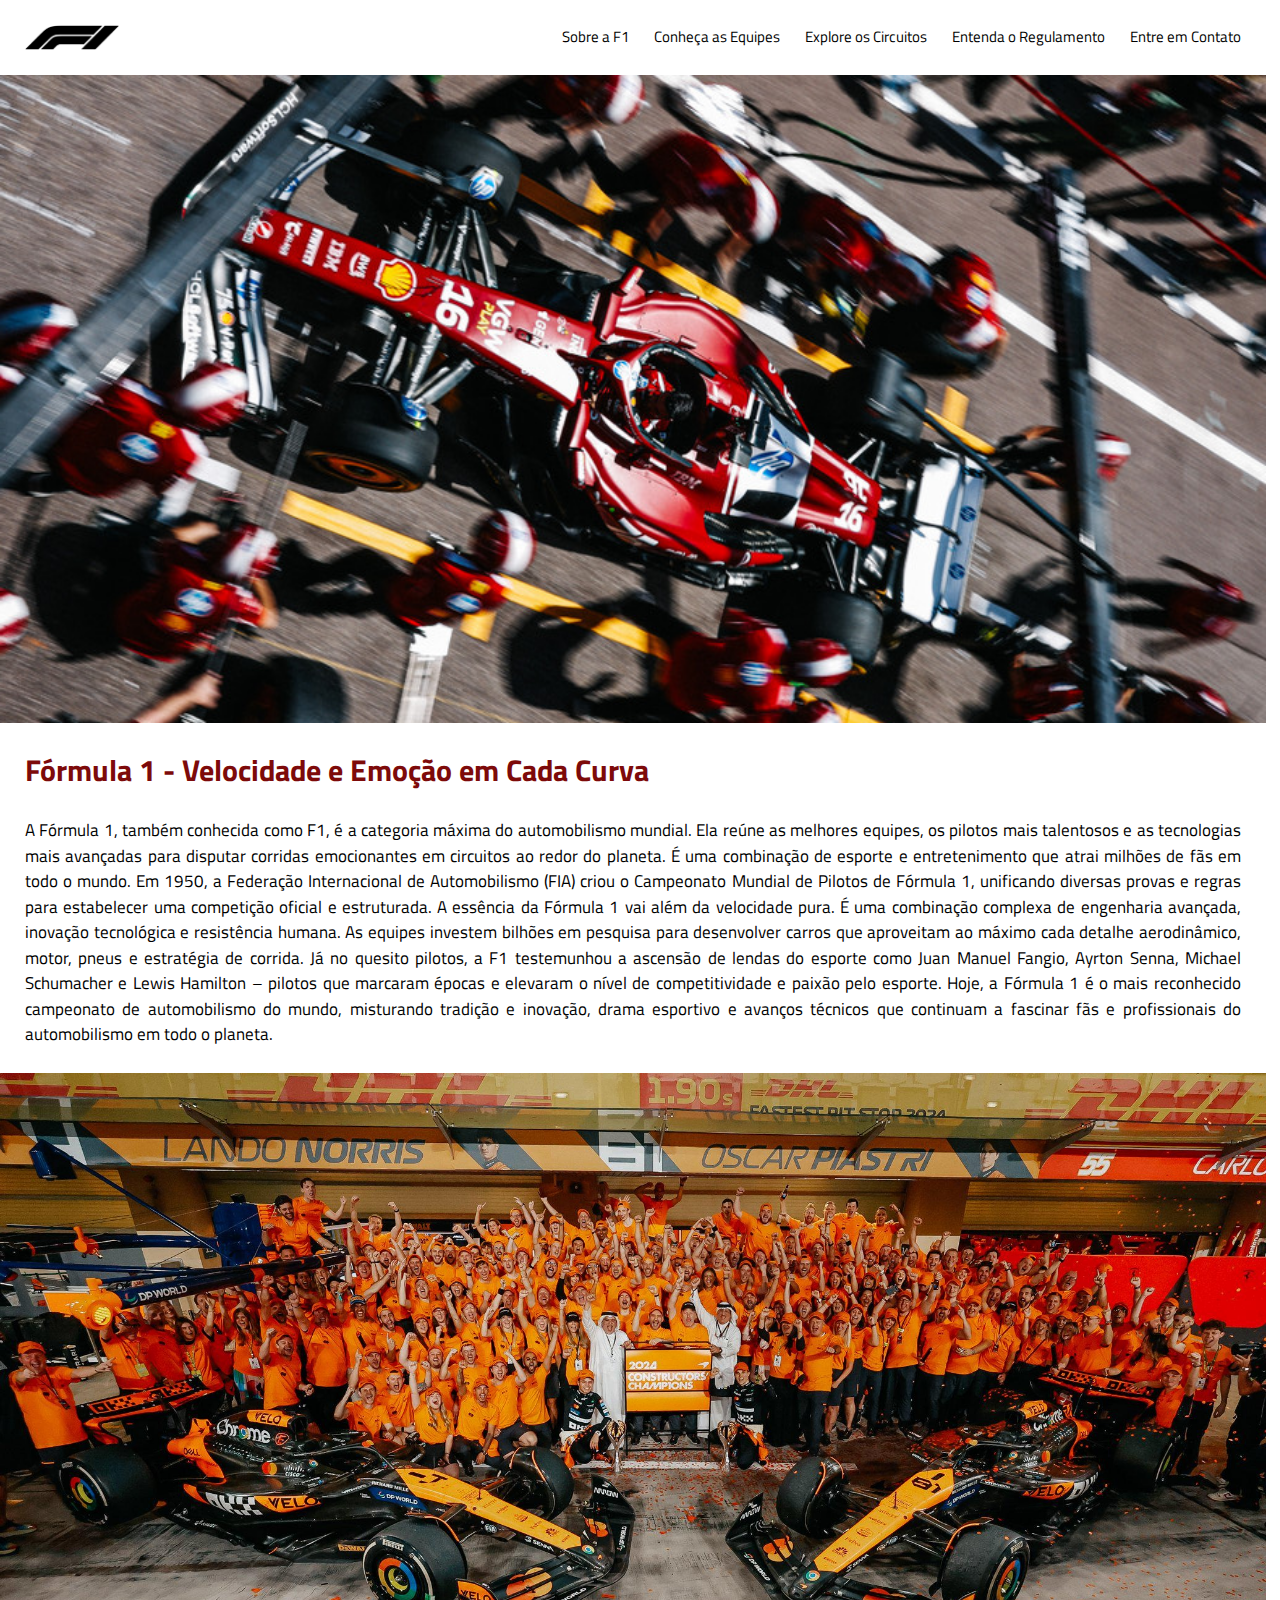
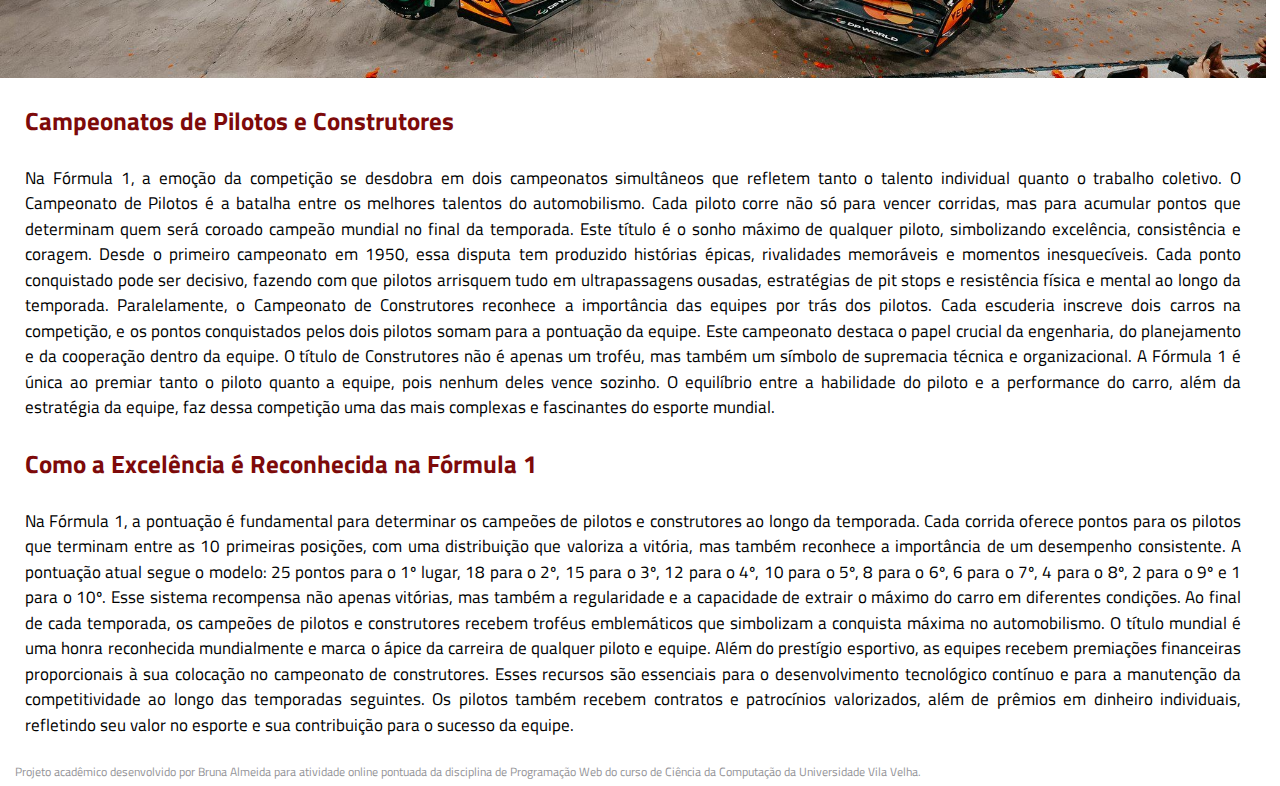
<file: sobre.html>
<!DOCTYPE html>
<html lang="pt-br">
<head>
    <meta charset="UTF-8">
    <meta name="viewport" content="width=device-width, initial-scale=1.0">
    <title>AOP2 - Programação Web</title>
    <link rel="stylesheet" href="./assets/estilos/reset.css">
    <link rel="stylesheet" href="./assets/estilos/style.css">
</head>
<body>
    <header class="cabecalho">
        <a href="./index.html">
            <img src="./assets/imagens/logo.png" class="logo" alt="logo formula 1">
        </a>
        <ul class="navbar">
            <li>
                <a href="./sobre.html" class="link">Sobre a F1</a>
            </li>
            <li>
                <a href="./equipes.html" class="link">Conheça as Equipes</a>
            </li>
            <li>
                <a href="./circuitos.html" class="link">Explore os Circuitos</a>
            </li>
            <li>
                <a href="./regulamento.html" class="link">Entenda o Regulamento</a>
            </li>
            <li>
                <a href="./contato.html" class="link">Entre em Contato</a>
            </li>
        </ul>
    </header>
    <main class="container-sobre">
        <img src="./assets/imagens/f1.png" alt="carro da ferrari nos box">
        <section class="info-sobre">
            <h2>Fórmula 1 - Velocidade e Emoção em Cada Curva</h2>
            <p>A Fórmula 1, também conhecida como F1, é a categoria máxima do automobilismo mundial. Ela reúne as melhores equipes, os pilotos mais talentosos e as tecnologias mais avançadas para disputar corridas emocionantes em circuitos ao redor do planeta. É uma combinação de esporte e entretenimento que atrai milhões de fãs em todo o mundo. Em 1950, a Federação Internacional de Automobilismo (FIA) criou o Campeonato Mundial de Pilotos de Fórmula 1, unificando diversas provas e regras para estabelecer uma competição oficial e estruturada. A essência da Fórmula 1 vai além da velocidade pura. É uma combinação complexa de engenharia avançada, inovação tecnológica e resistência humana. As equipes investem bilhões em pesquisa para desenvolver carros que aproveitam ao máximo cada detalhe aerodinâmico, motor, pneus e estratégia de corrida. Já no quesito pilotos, a F1 testemunhou a ascensão de lendas do esporte como Juan Manuel Fangio, Ayrton Senna, Michael Schumacher e Lewis Hamilton – pilotos que marcaram épocas e elevaram o nível de competitividade e paixão pelo esporte. Hoje, a Fórmula 1 é o mais reconhecido campeonato de automobilismo do mundo, misturando tradição e inovação, drama esportivo e avanços técnicos que continuam a fascinar fãs e profissionais do automobilismo em todo o planeta.</p>
        </section>
        <img src="./assets/imagens/campeonato.jpeg" alt="mclaren vencendo o campeonato">
        <section class="info-sobre">
            <h3>Campeonatos de Pilotos e Construtores</h3>
            <p>Na Fórmula 1, a emoção da competição se desdobra em dois campeonatos simultâneos que refletem tanto o talento individual quanto o trabalho coletivo. O Campeonato de Pilotos é a batalha entre os melhores talentos do automobilismo. Cada piloto corre não só para vencer corridas, mas para acumular pontos que determinam quem será coroado campeão mundial no final da temporada. Este título é o sonho máximo de qualquer piloto, simbolizando excelência, consistência e coragem. Desde o primeiro campeonato em 1950, essa disputa tem produzido histórias épicas, rivalidades memoráveis e momentos inesquecíveis. Cada ponto conquistado pode ser decisivo, fazendo com que pilotos arrisquem tudo em ultrapassagens ousadas, estratégias de pit stops e resistência física e mental ao longo da temporada. Paralelamente, o Campeonato de Construtores reconhece a importância das equipes por trás dos pilotos. Cada escuderia inscreve dois carros na competição, e os pontos conquistados pelos dois pilotos somam para a pontuação da equipe. Este campeonato destaca o papel crucial da engenharia, do planejamento e da cooperação dentro da equipe. O título de Construtores não é apenas um troféu, mas também um símbolo de supremacia técnica e organizacional. A Fórmula 1 é única ao premiar tanto o piloto quanto a equipe, pois nenhum deles vence sozinho. O equilíbrio entre a habilidade do piloto e a performance do carro, além da estratégia da equipe, faz dessa competição uma das mais complexas e fascinantes do esporte mundial.</p><br>
            <h3>Como a Excelência é Reconhecida na Fórmula 1</h3>
            <p>Na Fórmula 1, a pontuação é fundamental para determinar os campeões de pilotos e construtores ao longo da temporada. Cada corrida oferece pontos para os pilotos que terminam entre as 10 primeiras posições, com uma distribuição que valoriza a vitória, mas também reconhece a importância de um desempenho consistente. A pontuação atual segue o modelo: 25 pontos para o 1º lugar, 18 para o 2º, 15 para o 3º, 12 para o 4º, 10 para o 5º, 8 para o 6º, 6 para o 7º, 4 para o 8º, 2 para o 9º e 1 para o 10º. Esse sistema recompensa não apenas vitórias, mas também a regularidade e a capacidade de extrair o máximo do carro em diferentes condições. Ao final de cada temporada, os campeões de pilotos e construtores recebem troféus emblemáticos que simbolizam a conquista máxima no automobilismo. O título mundial é uma honra reconhecida mundialmente e marca o ápice da carreira de qualquer piloto e equipe. Além do prestígio esportivo, as equipes recebem premiações financeiras proporcionais à sua colocação no campeonato de construtores. Esses recursos são essenciais para o desenvolvimento tecnológico contínuo e para a manutenção da competitividade ao longo das temporadas seguintes. Os pilotos também recebem contratos e patrocínios valorizados, além de prêmios em dinheiro individuais, refletindo seu valor no esporte e sua contribuição para o sucesso da equipe.</p>
        </section>
    </main>
    <footer class="rodape">
        <p>Projeto acadêmico desenvolvido por Bruna Almeida para atividade online pontuada da disciplina de Programação Web do curso de Ciência da Computação da Universidade Vila Velha.</p>
    </footer>
</body>
</html>
</file>
<file: assets/estilos/style.css>
@import url('https://fonts.googleapis.com/css2?family=Fugaz+One&family=Titillium+Web:wght@300;400;600;700&display=swap');

/* VARIÁVEIS */

:root {
    --cor-fundo: #FFFFFF;
    --cor-destaque: #7D0A0A;
    --cor-texto: #000000;
    --cor-secundária: #949498;
    --fonte-principal: "Titillium Web", sans-serif;
    --fonte-destaque: "Fugaz One", sans-serif;
}

/* CORPO DA PÁGINA */

body {
    width: 98.9vw;
    height: 100vh;
    font-family: var(--fonte-principal);
    font-size: 17px;
}

/* CABEÇALHO */

header.cabecalho {
    width: 100%;
    display: flex;
    height: 75px;
    justify-content: space-between;
    padding: 15px 25px;
    color: var(--cor-texto);
    align-items: center;
}

header.cabecalho img.logo {
    height: 25px;
}

header.cabecalho ul.navbar {
    display: flex;
    gap: 25px;
    align-items: center;
    font-size: 15px;
}

header.cabecalho ul.navbar a.link:hover {
    color: var(--cor-destaque);
    font-size: 18px;
    font-weight: 600;
    transition: 0.5s;
}

/* PÁGINA HOME */

main.container-home {
    margin: 50px 25px;
    display: flex;
    flex-direction: column;
    gap: 25px;
}

main.container-home section.info-home {
    display: flex;
    flex-direction: column;
    align-items: center;
    justify-content: center;
    gap: 50px;
    margin-bottom: 50px;
}

main.container-home section.info-home h1 {
    font-family: var(--fonte-destaque);
    color: var(--cor-destaque);
    font-size: 40px;
}

main.container-home section.info-home p {
    width: 70%;
    text-align: justify;
}


main.container-home section.itens-home {
    display: flex;
    flex-direction: column;
    justify-content: space-between;
    gap: 25px;
}

main.container-home section.itens-home ul {
    display: flex;
    flex-direction: column;
    align-items: center;
    justify-content: center;
    width: 85%;
    padding-left: 230px;
    padding-right: 30px;
    gap: 15px;
}

main.container-home section.itens-home ul li {
    display: flex;
    align-items: center;
    justify-content: center;
    gap: 25px;
}

main.container-home section.itens-home ul li div {
    display: flex;
    flex-direction: column;
    width: 40%;
}

main.container-home section.itens-home ul li div p {
    line-height: 30px;
}

main.container-home section.itens-home ul li div h3 {
    color: var(--cor-destaque);
}

main.container-home section.itens-home ul li img {
    width: 275px;
    height: 200px;
    border: 5px solid var(--cor-texto);
    border-radius: 15px;
}

main.container-home section.itens-home ul li img:hover {
    border: 5px solid var(--cor-destaque);
    transition: 0.3s;
}

/* PÁGINA SOBRE */

main.container-sobre {
    width: 100%;
    display: flex;
    flex-direction: column;
}

main.container-sobre section.info-sobre {
    margin: 25px 0;
    width: 100%;
    padding: 0 25px;
}

main.container-sobre section.info-sobre h2 {
    color: var(--cor-destaque);
    font-size: 30px;
}

main.container-sobre section.info-sobre h3 {
    color: var(--cor-destaque);
    font-size: 25px;
}

main.container-sobre section.info-sobre p {
    margin-top: 25px;
    text-align: justify;
}

/* PÁGINA EQUIPES */

main.container-equipes {
    width: 100%;
    display: flex;
    flex-direction: column;
}

main.container-equipes section.info-equipes {
    margin: 25px 0;
    width: 100%;
    padding: 0 25px;
}

main.container-equipes section.info-equipes h2 {
    color: var(--cor-destaque);
    font-size: 30px;
}

main.container-equipes section.info-equipes p {
    margin-top: 25px;
    text-align: justify;
}

main.container-equipes section.info-equipes ul li {
    display: flex;
    margin-top: 25px;
    gap: 50px;
}

main.container-equipes section.info-equipes ul li div {
    display: flex;
    flex-direction: column;
    justify-content: center;
    gap: 5px;
}

main.container-equipes section.info-equipes ul li div h3 {
    font-size: 20px;
}

main.container-equipes section.info-equipes ul li div p {
    margin-top: 0;
    width: 100%;
}

/* PÁGINA CIRCUITOS */

main.container-circuitos {
    width: 100%;
    display: flex;
    flex-direction: column;
}

main.container-circuitos section.info-circuitos {
    margin: 25px 0;
    width: 100%;
    padding: 0 25px;
}

main.container-circuitos section.info-circuitos h2 {
    color: var(--cor-destaque);
    font-size: 30px;
}

main.container-circuitos section.info-circuitos p {
    margin-top: 25px;
    text-align: justify;
}

main.container-circuitos section.info-circuitos ul li {
    display: flex;
    margin-top: 25px;
    gap: 50px;
}

main.container-circuitos section.info-circuitos ul li img {
    width: 200px;
}

main.container-circuitos section.info-circuitos ul li div {
    display: flex;
    flex-direction: column;
    justify-content: center;
    gap: 5px;
}

main.container-circuitos section.info-circuitos ul li div h3 {
    font-size: 20px;
}

main.container-circuitos section.info-circuitos ul li div p {
    margin-top: 0;
    width: 100%;
}

/* PÁGINA REGULAMENTO */

main.container-regulamento {
    width: 100%;
    display: flex;
    flex-direction: column;
}

main.container-regulamento section.info-regulamento {
    margin: 25px 0;
    width: 100%;
    padding: 0 25px;
}

main.container-regulamento section.info-regulamento h2 {
    color: var(--cor-destaque);
    font-size: 30px;
}

main.container-regulamento section.info-regulamento h3 {
    color: var(--cor-destaque);
    font-size: 25px;
}

main.container-regulamento section.info-regulamento p {
    margin-top: 25px;
    text-align: justify;
}

/* PÁGINA CONTATOS */

main.container-contatos {
    width: 100%;
    display: flex;
    flex-direction: column;
    margin-top: 90px;
}

main.container-contatos section.info-contatos {
    margin: 25px 0;
    width: 100%;
    padding: 0 25px;
    display: flex;
    flex-direction: column;
    align-items: center;
}

main.container-contatos section.info-contatos h1 {
    color: var(--cor-destaque);
    font-family: var(--fonte-destaque);
    font-size: 40px;
}

main.container-contatos section.info-contatos p {
    text-align: justify;
}

main.container-contatos section.info-contatos ul {
    display: flex;
    margin: 100px 0;
    gap: 150px;
}

main.container-contatos section.info-contatos ul li {
    display: flex;
    flex-direction: column;
    align-items: center;
    justify-content: center;
    text-align: center;
}

main.container-contatos section.info-contatos ul li a i {
    color: var(--cor-destaque);
    width: 50px;
    height: 50px;
}

main.container-contatos section.info-contatos ul li h3 {
    font-weight: 400;
    font-size: 15px;
}

/* RODAPÉ */

footer.rodape {
    font-size: 12px;
    padding: 0 0 5px 15px;
    color: var(--cor-secundária);
}
</file>
